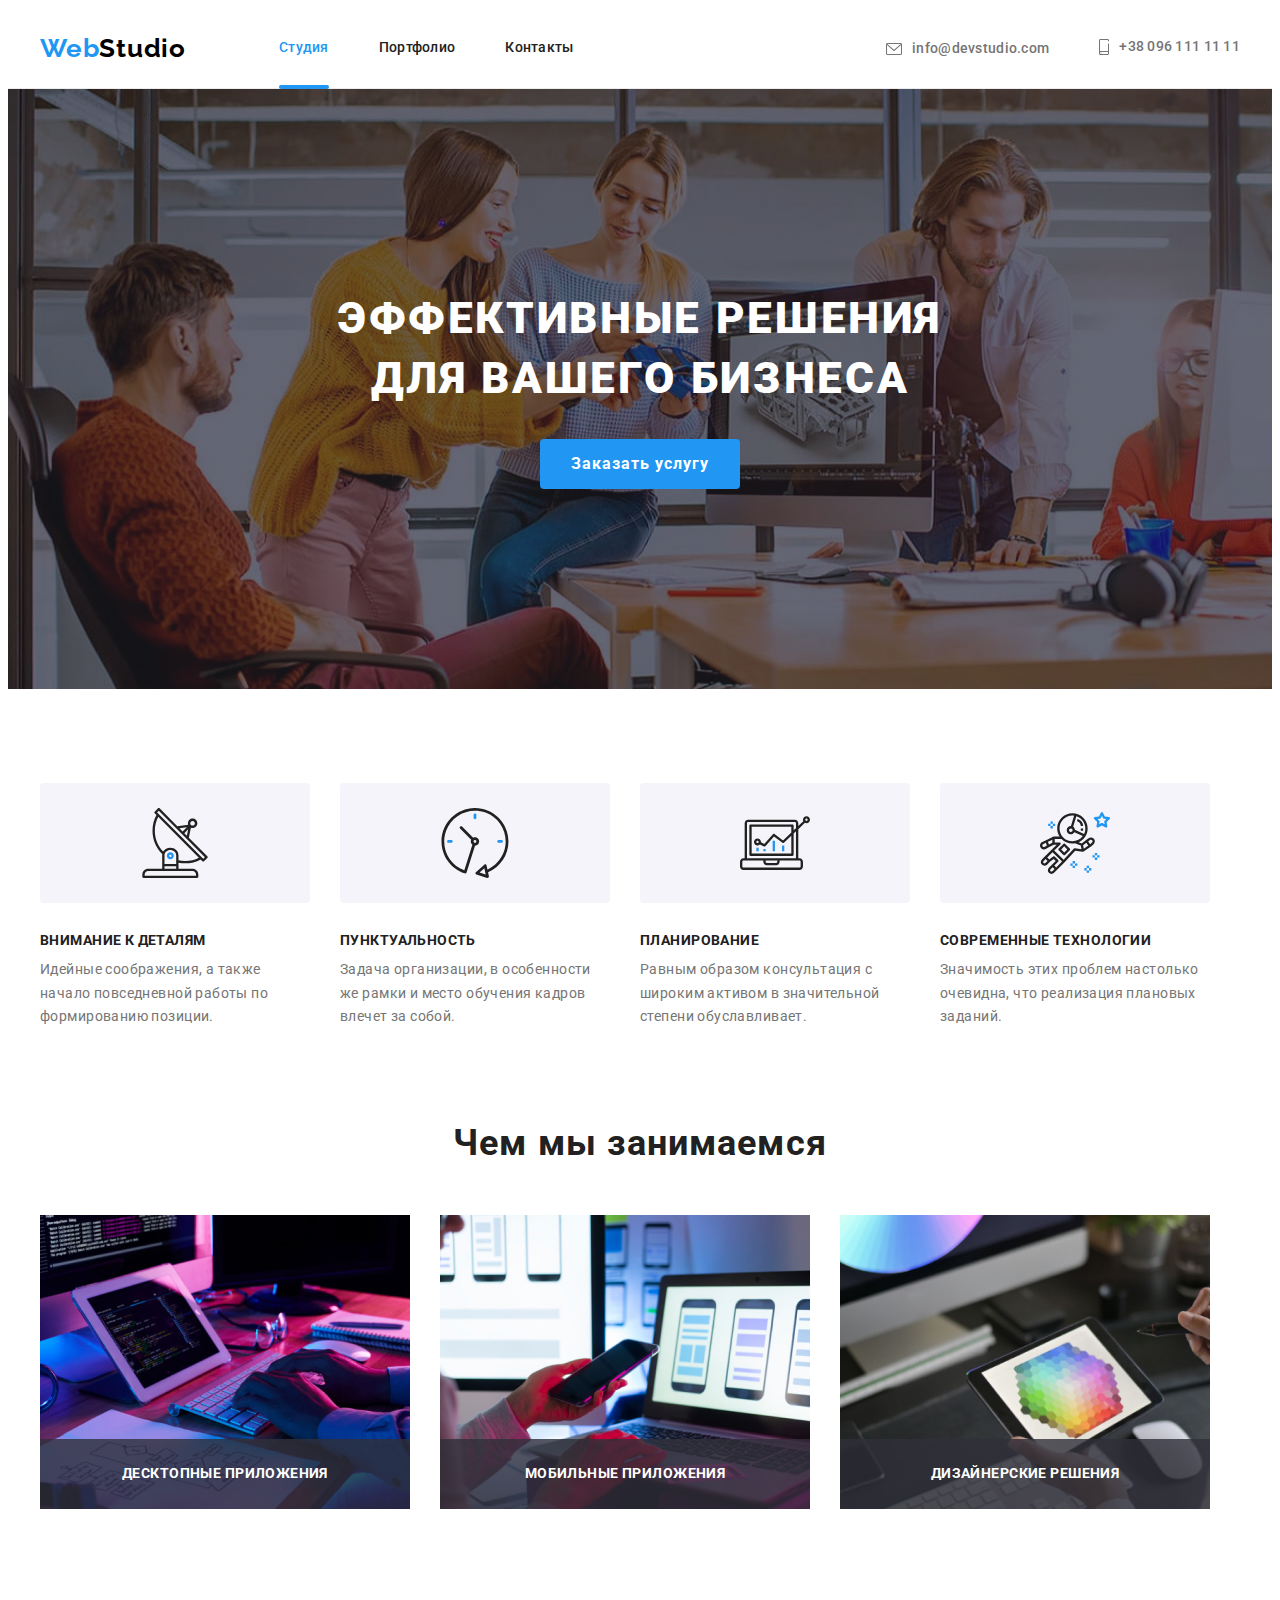
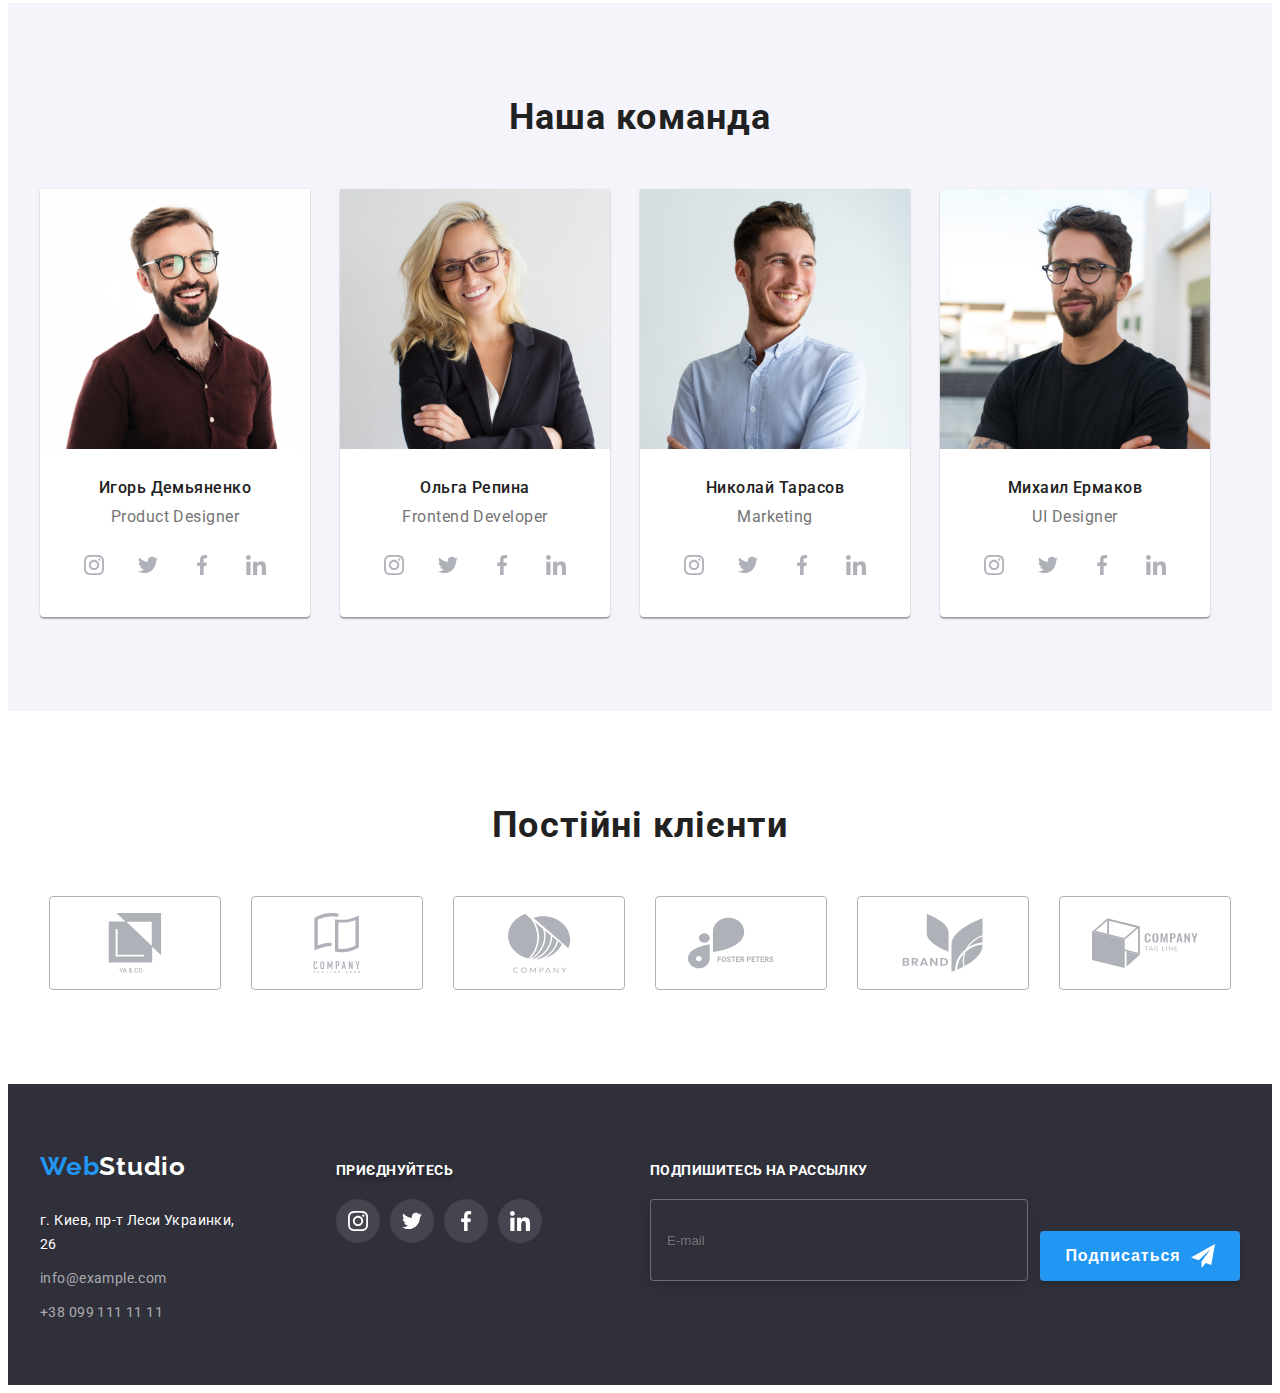
<file: index.html>
<!DOCTYPE html>
<html lang="ru">
  <head>
    <meta charset="UTF-8" />
    <meta http-equiv="X-UA-Compatible" content="IE=edge" />
    <meta name="viewport" content="width=<device-width>, initial-scale=1.0" />
    <link
      rel="stylesheet"
      href="https://cdnjs.cloudflare.com/ajax/libs/modern-normalize/1.1.0/modern-normalize.min.css"
      integrity="sha512-wpPYUAdjBVSE4KJnH1VR1HeZfpl1ub8YT/NKx4PuQ5NmX2tKuGu6U/JRp5y+Y8XG2tV+wKQpNHVUX03MfMFn9Q=="
      crossorigin="anonymous"
      referrerpolicy="no-referrer"
    />
    <link rel="preconnect" href="https://fonts.googleapis.com" />
    <link rel="preconnect" href="https://fonts.gstatic.com" crossorigin />
    <link
      href="https://fonts.googleapis.com/css2?family=Raleway:wght@700&family=Roboto:wght@400;500;700;900&display=swap"
      rel="stylesheet"
    />
    <link rel="stylesheet" href="./css/styles.css" />
    <title>WebStudio</title>
  </head>
  <body>
    <header class="header">
      <div class="container container-header">
        <a href="./index.html" class="header-logo"
          >Web<span class="header-logo-help">Studio</span></a
        >
        <nav class="header-nav">
          <ul class="header-list">
            <li class="header-item">
              <a href="./index.html" class="header-link current"
                ><span class="studio-link">Студия</span></a
              >
            </li>
            <li class="header-item">
              <a href="./portfolio.html" class="header-link">Портфолио</a>
            </li>
            <li class="header-item">
              <a href="" class="header-link">Контакты</a>
            </li>
          </ul>
        </nav>
        <ul class="header-contacts">
          <li class="header-mail">
            <a href="mailto:info@devstudio.com" class="header-mail-link"
              ><svg class="header-icon" width="16" height="12">
                <use href="./img/icons.svg#icon-mail"></use>
              </svg>
              info@devstudio.com
            </a>
          </li>
          <li class="header-phone">
            <a href="tel:+380961111111" class="header-phone-link"
              ><svg class="header-icon" width="10" height="16">
                <use href="./img/icons.svg#icon-smartphone"></use>
              </svg>
              +38 096 111 11 11</a
            >
          </li>
        </ul>
      </div>
    </header>
    <main>
      <section class="hero section">
        <div class="container btn-container">
          <h1 class="main-subject">Эффективные решения для вашего бизнеса</h1>
          <button class="order-btn" type="button" data-modal-open>
            Заказать услугу
          </button>
        </div>
      </section>
      <section class="soft-section">
        <div class="container container-soft">
          <ul class="soft-list">
            <li class="soft-item">
              <div class="soft-icon-block">
                <svg class="soft-icon" width="70" height="70">
                  <use href="./img/icons.svg#icon-soft-1"></use>
                </svg>
              </div>
              <h3 class="soft-head">Внимание к деталям</h3>
              <p class="soft-text">
                Идейные соображения, а также начало повседневной работы по
                формированию позиции.
              </p>
            </li>
            <li class="soft-item">
              <div class="soft-icon-block">
                <svg class="soft-icon" width="70" height="70">
                  <use href="./img/icons.svg#icon-soft-2"></use>
                </svg>
              </div>
              <h3 class="soft-head">Пунктуальность</h3>
              <p class="soft-text">
                Задача организации, в особенности же рамки и место обучения
                кадров влечет за собой.
              </p>
            </li>
            <li class="soft-item">
              <div class="soft-icon-block">
                <svg class="soft-icon" width="70" height="70">
                  <use href="./img/icons.svg#icon-soft-3"></use>
                </svg>
              </div>
              <h3 class="soft-head">Планирование</h3>
              <p class="soft-text">
                Равным образом консультация с широким активом в значительной
                степени обуславливает.
              </p>
            </li>
            <li class="soft-item">
              <div class="soft-icon-block">
                <svg class="soft-icon" width="70" height="70">
                  <use href="./img/icons.svg#icon-soft-4"></use>
                </svg>
              </div>
              <h3 class="soft-head">Современные технологии</h3>
              <p class="soft-text">
                Значимость этих проблем настолько очевидна, что реализация
                плановых заданий.
              </p>
            </li>
          </ul>
        </div>
      </section>
      <section class="occupation section">
        <div class="container">
          <h2 class="occupation-head">Чем мы занимаемся</h2>
          <ul class="occupation-list">
            <li class="occupation-item">
              <img
                src="./img/what-we-do1.jpg"
                width="370"
                height="294"
                alt="Site Picture"
              />
              <div class="occupation-discr">
                <h3 class="occ-text">Десктопные приложения</h3>
              </div>
            </li>
            <li class="occupation-item">
              <img
                src="./img/what-we-do2.jpg"
                width="370"
                height="294"
                alt="Site Picture"
              />
              <div class="occupation-discr">
                <h3 class="occ-text">Мобильные приложения</h3>
              </div>
            </li>
            <li class="occupation-item">
              <img
                src="./img/what-we-do3.png"
                width="370"
                height="294"
                alt="Site Picture"
              />
              <div class="occupation-discr">
                <h3 class="occ-text">Дизайнерские решения</h3>
              </div>
            </li>
          </ul>
        </div>
      </section>
      <section class="team-section section">
        <div class="container">
          <h2 class="team-head">Наша команда</h2>
          <ul class="team-list">
            <li class="team-item">
              <img
                src="./img/our-team1.jpg"
                width="270"
                height="260"
                alt="Site Picture"
              />
              <div class="team-block">
                <h3 class="team-name">Игорь Демьяненко</h3>
                <p class="team-work">Product Designer</p>
                <ul class="team-soc-list">
                  <li class="team-soc-item">
                    <a href="" class="team-soc-link">
                      <svg class="team-icon" width="20" height="20">
                        <use href="./img/icons.svg#icon-instagram"></use>
                      </svg>
                    </a>
                  </li>
                  <li class="team-soc-item">
                    <a href="" class="team-soc-link"
                      ><svg class="team-icon" width="20" height="20">
                        <use href="./img/icons.svg#icon-twitter"></use>
                      </svg>
                    </a>
                  </li>
                  <li class="team-soc-item">
                    <a href="" class="team-soc-link"
                      ><svg class="team-icon" width="20" height="20">
                        <use href="./img/icons.svg#icon-acebook"></use>
                      </svg>
                    </a>
                  </li>
                  <li class="team-soc-item">
                    <a href="" class="team-soc-link"
                      ><svg class="team-icon" width="20" height="20">
                        <use href="./img/icons.svg#icon-linkedin"></use>
                      </svg>
                    </a>
                  </li>
                </ul>
              </div>
            </li>
            <li class="team-item">
              <img
                src="./img/our-team2.jpg"
                width="270"
                height="260"
                alt="Site Picture"
              />
              <div class="team-block">
                <h3 class="team-name">Ольга Репина</h3>
                <p class="team-work">Frontend Developer</p>
                <ul class="team-soc-list">
                  <li class="team-soc-item">
                    <a href="" class="team-soc-link">
                      <svg class="team-icon" width="20" height="20">
                        <use href="./img/icons.svg#icon-instagram"></use>
                      </svg>
                    </a>
                  </li>
                  <li class="team-soc-item">
                    <a href="" class="team-soc-link"
                      ><svg class="team-icon" width="20" height="20">
                        <use href="./img/icons.svg#icon-twitter"></use>
                      </svg>
                    </a>
                  </li>
                  <li class="team-soc-item">
                    <a href="" class="team-soc-link"
                      ><svg class="team-icon" width="20" height="20">
                        <use href="./img/icons.svg#icon-acebook"></use>
                      </svg>
                    </a>
                  </li>
                  <li class="team-soc-item">
                    <a href="" class="team-soc-link"
                      ><svg class="team-icon" width="20" height="20">
                        <use href="./img/icons.svg#icon-linkedin"></use>
                      </svg>
                    </a>
                  </li>
                </ul>
              </div>
            </li>
            <li class="team-item">
              <img
                src="./img/our-team3.jpg"
                width="270"
                height="260"
                alt="Site Picture"
              />
              <div class="team-block">
                <h3 class="team-name">Николай Тарасов</h3>
                <p class="team-work">Marketing</p>
                <ul class="team-soc-list">
                  <li class="team-soc-item">
                    <a href="" class="team-soc-link">
                      <svg class="team-icon" width="20" height="20">
                        <use href="./img/icons.svg#icon-instagram"></use>
                      </svg>
                    </a>
                  </li>
                  <li class="team-soc-item">
                    <a href="" class="team-soc-link"
                      ><svg class="team-icon" width="20" height="20">
                        <use href="./img/icons.svg#icon-twitter"></use>
                      </svg>
                    </a>
                  </li>
                  <li class="team-soc-item">
                    <a href="" class="team-soc-link"
                      ><svg class="team-icon" width="20" height="20">
                        <use href="./img/icons.svg#icon-acebook"></use>
                      </svg>
                    </a>
                  </li>
                  <li class="team-soc-item">
                    <a href="" class="team-soc-link"
                      ><svg class="team-icon" width="20" height="20">
                        <use href="./img/icons.svg#icon-linkedin"></use>
                      </svg>
                    </a>
                  </li>
                </ul>
              </div>
            </li>
            <li class="team-item">
              <img
                src="./img/our-team4.jpg"
                width="270"
                height="260"
                alt="Site Picture"
              />
              <div class="team-block">
                <h3 class="team-name">Михаил Ермаков</h3>
                <p class="team-work">UI Designer</p>
                <ul class="team-soc-list">
                  <li class="team-soc-item">
                    <a href="" class="team-soc-link">
                      <svg class="team-icon" width="20" height="20">
                        <use href="./img/icons.svg#icon-instagram"></use>
                      </svg>
                    </a>
                  </li>
                  <li class="team-soc-item">
                    <a href="" class="team-soc-link"
                      ><svg class="team-icon" width="20" height="20">
                        <use href="./img/icons.svg#icon-twitter"></use>
                      </svg>
                    </a>
                  </li>
                  <li class="team-soc-item">
                    <a href="" class="team-soc-link"
                      ><svg class="team-icon" width="20" height="20">
                        <use href="./img/icons.svg#icon-acebook"></use>
                      </svg>
                    </a>
                  </li>
                  <li class="team-soc-item">
                    <a href="" class="team-soc-link"
                      ><svg class="team-icon" width="20" height="20">
                        <use href="./img/icons.svg#icon-linkedin"></use>
                      </svg>
                    </a>
                  </li>
                </ul>
              </div>
            </li>
          </ul>
        </div>
      </section>
      <section class="section">
        <div class="container">
          <h2 class="clients-head">Постійні клієнти</h2>
          <ul class="clients-list">
            <li class="clients-item">
              <a href="" class="clients-link">
                <svg class="clients-icon" width="106" height="60">
                  <use href="./img/icons.svg#icon-clients-1"></use>
                </svg>
              </a>
            </li>
            <li class="clients-item">
              <a href="" class="clients-link">
                <svg class="clients-icon" width="106" height="60">
                  <use href="./img/icons.svg#icon-clients-2"></use>
                </svg>
              </a>
            </li>
            <li class="clients-item">
              <a href="" class="clients-link">
                <svg class="clients-icon" width="106" height="60">
                  <use href="./img/icons.svg#icon-clients-3"></use>
                </svg>
              </a>
            </li>
            <li class="clients-item">
              <a href="" class="clients-link">
                <svg class="clients-icon" width="106" height="60">
                  <use href="./img/icons.svg#icon-cleints-4"></use>
                </svg>
              </a>
            </li>
            <li class="clients-item">
              <a href="" class="clients-link">
                <svg class="clients-icon" width="106" height="60">
                  <use href="./img/icons.svg#icon-clients-5"></use>
                </svg>
              </a>
            </li>
            <li class="clients-item">
              <a href="" class="clients-link">
                <svg class="clients-icon" width="106" height="60">
                  <use href="./img/icons.svg#icon-clients-6"></use>
                </svg>
              </a>
            </li>
          </ul>
        </div>
      </section>
    </main>
    <footer class="footer">
      <div class="container footer-container">
        <div class="footer-left">
          <a href="./index.html" class="footer-logo"
            >Web<span class="footer-logo-help">Studio</span></a
          >
          <address class="footer-adr">
            <ul class="footer-list">
              <li class="footer-item">
                <a
                  href="https://bit.ly/3pXMvUd"
                  target="_blank"
                  rel="noopener noreferrer"
                  class="map-link"
                  >г. Киев, пр-т Леси Украинки, 26</a
                >
              </li>
              <li class="footer-item">
                <a href="mailto:info@example.com" class="footer-mail"
                  >info@example.com</a
                >
              </li>
              <li class="footer-item">
                <a href="tel:+380991111111" class="footer-phone"
                  >+38 099 111 11 11</a
                >
              </li>
            </ul>
          </address>
        </div>
        <div class="footer-con-block container">
          <h2 class="footer-con-head">Приєднуйтесь</h2>
          <ul class="footer-con-list">
            <li class="footer-con-item">
              <a href="" class="footer-con-link">
                <svg class="footer-con-icon" width="20" height="20">
                  <use href="./img/icons.svg#icon-instagram"></use>
                </svg>
              </a>
            </li>
            <li class="footer-con-item">
              <a href="" class="footer-con-link">
                <svg class="footer-con-icon" width="20" height="20">
                  <use href="./img/icons.svg#icon-twitter"></use>
                </svg>
              </a>
            </li>
            <li class="footer-con-item">
              <a href="" class="footer-con-link">
                <svg class="footer-con-icon" width="20" height="20">
                  <use href="./img/icons.svg#icon-acebook"></use>
                </svg>
              </a>
            </li>
            <li class="footer-con-item">
              <a href="" class="footer-con-link">
                <svg class="footer-con-icon" width="20" height="20">
                  <use href="./img/icons.svg#icon-linkedin"></use>
                </svg>
              </a>
            </li>
          </ul>
        </div>
        <form class="footer-form">
          <label class="footer-label"
            >Подпишитесь на рассылку<input
              type="text"
              class="footer-input"
              placeholder="E-mail"
            />
          </label>
          <button type="button" class="sub-button">
            Подписаться<svg class="footer-icon" width="24px" height="24px">
              <use href="./img/icons.svg#icon-send"></use>
            </svg>
          </button>
        </form>
      </div>
    </footer>
    <div class="backdrop is-hidden" data-modal>
      <div class="modal">
        <button class="modal-close" type="button" data-modal-close>
          <svg class="back-icon" width="18" height="18">
            <use href="./img/icons.svg#icon-back-close"></use>
          </svg>
        </button>
        <p class="modal-title">Оставьте свои данные, мы вам перезвоним</p>
        <form class="modal-form">
          <div class="modal-field">
            <label for="user-name" class="modal-label">Имя</label>
            <input
              type="text"
              class="modal-input"
              name="user-name"
              id="user-name"
            />
            <svg class="modal-icon" width="18px" height="18px">
              <use href="./img/icons.svg#icon-person-black"></use>
            </svg>
          </div>
          <div class="modal-field">
            <label for="user-phone" class="modal-label">Телефон</label>
            <input
              type="tel"
              class="modal-input"
              name="user-phone"
              id="user-phone"
            />
            <svg class="modal-icon" width="18px" height="18px">
              <use href="./img/icons.svg#icon-phone-black"></use>
            </svg>
          </div>
          <div class="modal-field">
            <label for="user-email" class="modal-label">Почта</label>
            <input
              type="email"
              class="modal-input"
              name="user-email"
              id="user-email"
            />
            <svg class="modal-icon" width="18px" height="18px">
              <use href="./img/icons.svg#icon-email-black"></use>
            </svg>
          </div>
          <div class="modal-field">
            <label class="modal-form" for="user-comment">Коментарий</label>
            <textarea
              class="modal-comment"
              name="user-comment"
              id="user-comment"
              placeholder="Введите текст"
            ></textarea>
          </div>
          <div class="modal-field">
            <input
              type="checkbox"
              name="policy"
              id="policy"
              class="modal-check visually-hidden"
              value="true"
            />
            <label for="policy" class="check-text">
              <span>
                <svg class="check-icon" width="13" height="10">
                  <use href="./img/icons.svg#icon-check"></use>
                </svg>
              </span>
              Соглашаюсь с рассылкой и принимаю
              <a href="./index.html" class="modal-link">
                Условия договора</a
              ></label
            >
          </div>
          <button type="submit" class="modal-btn">Отправить</button>
        </form>
      </div>
    </div>
    <script src="./js/modal.js"></script>
  </body>
</html>
</file>
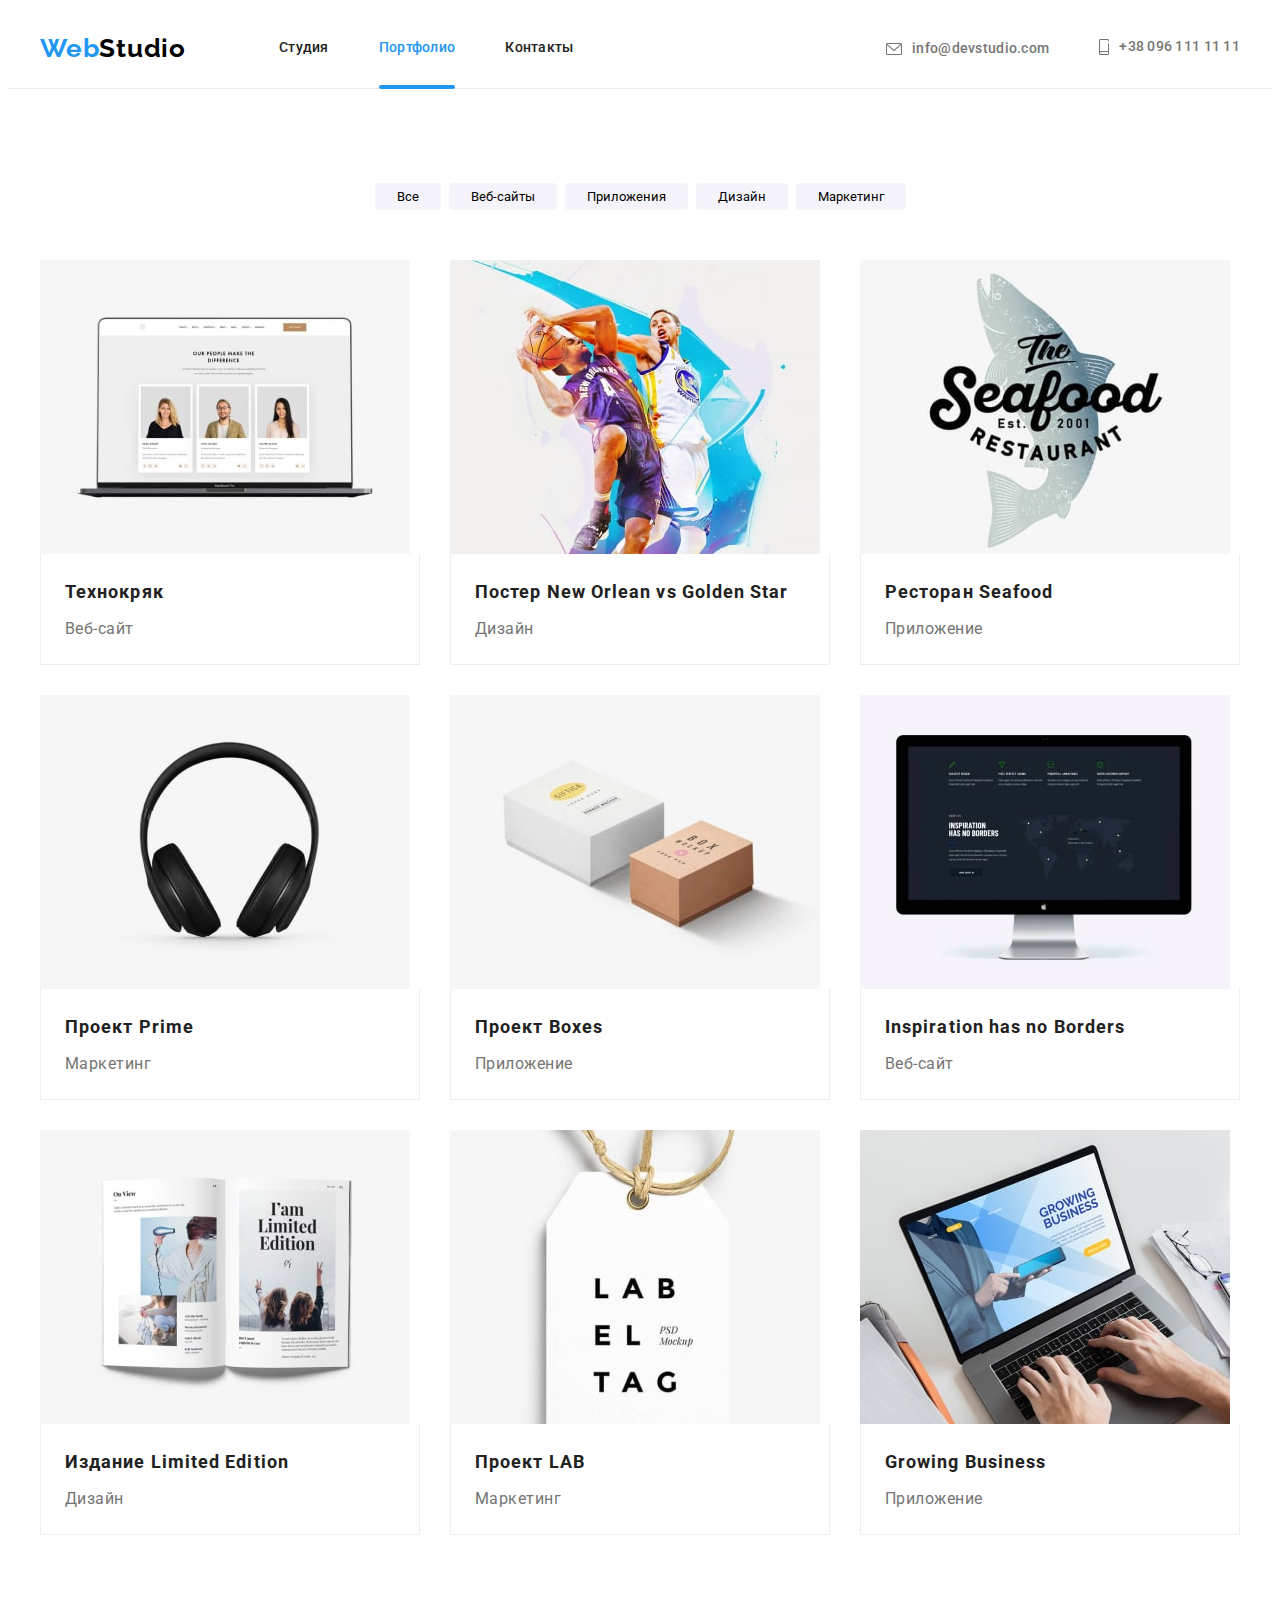
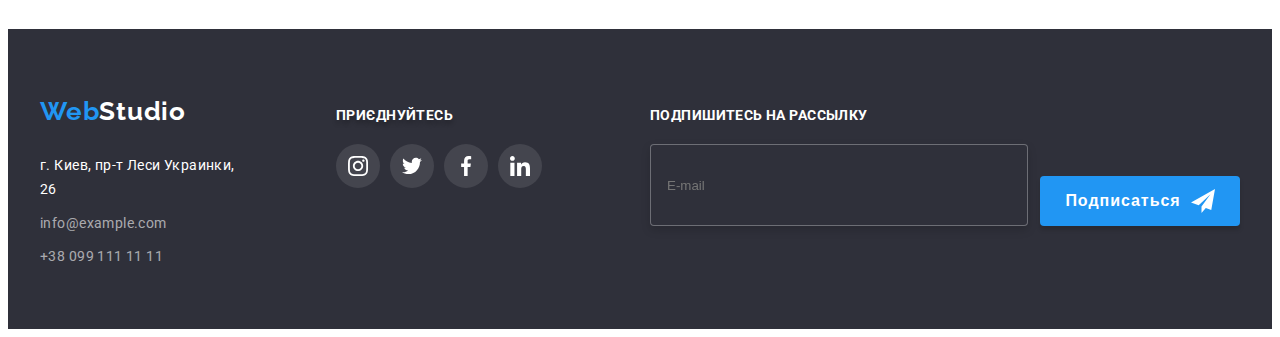
<file: portfolio.html>
<!DOCTYPE html>
<html lang="ru">
  <head>
    <meta charset="UTF-8" />
    <meta http-equiv="X-UA-Compatible" content="IE=edge" />
    <meta name="viewport" content="width=<device-width>, initial-scale=1.0" />
    <link
      rel="stylesheet"
      href="https://cdnjs.cloudflare.com/ajax/libs/modern-normalize/1.1.0/modern-normalize.min.css"
      integrity="sha512-wpPYUAdjBVSE4KJnH1VR1HeZfpl1ub8YT/NKx4PuQ5NmX2tKuGu6U/JRp5y+Y8XG2tV+wKQpNHVUX03MfMFn9Q=="
      crossorigin="anonymous"
      referrerpolicy="no-referrer"
    />
    <link rel="preconnect" href="https://fonts.googleapis.com" />
    <link rel="preconnect" href="https://fonts.gstatic.com" crossorigin />
    <link
      href="https://fonts.googleapis.com/css2?family=Raleway:wght@700&family=Roboto:wght@400;500;700;900&display=swap"
      rel="stylesheet"
    />
    <link rel="stylesheet" href="./css/styles.css" />
    <title>WebStudio</title>
  </head>
  <body>
    <header class="header">
      <div class="container container-header">
        <a href="./index.html" class="header-logo"
          >Web<span class="header-logo-help">Studio</span></a
        >
        <nav class="header-nav">
          <ul class="header-list">
            <li class="header-item">
              <a href="./index.html" class="header-link">Студия</a>
            </li>
            <li class="header-item">
              <a href="./portfolio.html" class="header-link current"
                ><span class="studio-link">Портфолио</span></a
              >
            </li>
            <li class="header-item">
              <a href="" class="header-link">Контакты</a>
            </li>
          </ul>
        </nav>
        <ul class="header-contacts">
          <li class="header-mail">
            <a href="mailto:info@devstudio.com" class="header-mail-link"
              ><svg class="header-icon" width="16" height="12">
                <use href="./img/icons.svg#icon-mail"></use>
              </svg>
              info@devstudio.com
            </a>
          </li>
          <li class="header-phone">
            <a href="tel:+380961111111" class="header-phone-link"
              ><svg class="header-icon" width="10" height="16">
                <use href="./img/icons.svg#icon-smartphone"></use>
              </svg>
              +38 096 111 11 11</a
            >
          </li>
        </ul>
      </div>
    </header>
    <main>
      <section class="portfolio-nav section">
        <div class="container portf-container">
          <ul class="portfolio-nav-list nav-list-center">
            <li class="portfolio-nav-item">
              <button class="portfolio-nav-btn" type="button">Все</button>
            </li>
            <li class="portfolio-nav-item">
              <button class="portfolio-nav-btn" type="button">Веб-сайты</button>
            </li>
            <li class="portfolio-nav-item">
              <button class="portfolio-nav-btn" type="button">
                Приложения
              </button>
            </li>
            <li class="portfolio-nav-item">
              <button class="portfolio-nav-btn" type="button">Дизайн</button>
            </li>
            <li class="portfolio-nav-item">
              <button class="portfolio-nav-btn" type="button">Маркетинг</button>
            </li>
          </ul>
          <ul class="projects-list">
            <li class="projects-item">
              <a href="" class="projects-link">
                <div class="projects-text-hover">
                  <img
                    src="./img/studio-project1.jpg"
                    width="370"
                    height="294"
                    alt="Проэкты и компании"
                  />
                  <p class="work-discr">
                    Ресурс предлагает комплексные предложения с разным уровнем
                    функционала и сервисов. Все это позволит посетителю получить
                    исчерпывающие сведения о компании или частном лице.
                  </p>
                </div>
                <div class="projects-bord">
                  <h3 class="projects-name">Технокряк</h3>
                  <p class="projects-discrip">Веб-сайт</p>
                </div></a
              >
            </li>
            <li class="projects-item">
              <a href="" class="projects-link"
                ><div class="projects-text-hover">
                  <img
                    src="./img/studio-project2.jpg"
                    width="370"
                    height="294"
                    alt="Проэкты и компании"
                  />
                  <p class="work-discr">
                    Ресурс предлагает комплексные предложения с разным уровнем
                    функционала и сервисов. Все это позволит посетителю получить
                    исчерпывающие сведения о компании или частном лице.
                  </p>
                </div>
                <div class="projects-bord">
                  <h3 class="projects-name">
                    Постер New Orlean vs Golden Star
                  </h3>
                  <p class="projects-discrip">Дизайн</p>
                </div></a
              >
            </li>
            <li class="projects-item">
              <a href="" class="projects-link">
                <div class="projects-text-hover">
                  <img
                    src="./img/studio-project3.jpg"
                    width="370"
                    height="294"
                    alt="Проэкты и компании"
                  />
                  <p class="work-discr">
                    Ресурс предлагает комплексные предложения с разным уровнем
                    функционала и сервисов. Все это позволит посетителю получить
                    исчерпывающие сведения о компании или частном лице.
                  </p>
                </div>
                <div class="projects-bord">
                  <h3 class="projects-name">Ресторан Seafood</h3>
                  <p class="projects-discrip">Приложение</p>
                </div>
              </a>
            </li>
            <li class="projects-item">
              <a href="" class="projects-link">
                <div class="projects-text-hover">
                  <img
                    src="./img/studio-project4.jpg"
                    width="370"
                    height="294"
                    alt="Проэкты и компании"
                  />
                  <p class="work-discr">
                    Ресурс предлагает комплексные предложения с разным уровнем
                    функционала и сервисов. Все это позволит посетителю получить
                    исчерпывающие сведения о компании или частном лице.
                  </p>
                </div>
                <div class="projects-bord">
                  <h3 class="projects-name">Проект Prime</h3>
                  <p class="projects-discrip">Маркетинг</p>
                </div>
              </a>
            </li>
            <li class="projects-item">
              <a href="" class="projects-link">
                <div class="projects-text-hover">
                  <img
                    src="./img/studio-project5.jpg"
                    width="370"
                    height="294"
                    alt="Проэкты и компании"
                  />
                  <p class="work-discr">
                    Ресурс предлагает комплексные предложения с разным уровнем
                    функционала и сервисов. Все это позволит посетителю получить
                    исчерпывающие сведения о компании или частном лице.
                  </p>
                </div>
                <div class="projects-bord">
                  <h3 class="projects-name">Проект Boxes</h3>
                  <p class="projects-discrip">Приложение</p>
                </div>
              </a>
            </li>
            <li class="projects-item">
              <a href="" class="projects-link">
                <div class="projects-text-hover">
                  <img
                    src="./img/studio-project6.jpg"
                    width="370"
                    height="294"
                    alt="Проэкты и компании"
                  />
                  <p class="work-discr">
                    Ресурс предлагает комплексные предложения с разным уровнем
                    функционала и сервисов. Все это позволит посетителю получить
                    исчерпывающие сведения о компании или частном лице.
                  </p>
                </div>
                <div class="projects-bord">
                  <h3 class="projects-name">Inspiration has no Borders</h3>
                  <p class="projects-discrip">Веб-сайт</p>
                </div>
              </a>
            </li>
            <li class="projects-item">
              <a href="" class="projects-link">
                <div class="projects-text-hover">
                  <img
                    src="./img/studio-project7.jpg"
                    width="370"
                    height="294"
                    alt="Проэкты и компании"
                  />
                  <p class="work-discr">
                    Ресурс предлагает комплексные предложения с разным уровнем
                    функционала и сервисов. Все это позволит посетителю получить
                    исчерпывающие сведения о компании или частном лице.
                  </p>
                </div>
                <div class="projects-bord">
                  <h3 class="projects-name">Издание Limited Edition</h3>
                  <p class="projects-discrip">Дизайн</p>
                </div>
              </a>
            </li>
            <li class="projects-item">
              <a href="" class="projects-link">
                <div class="projects-text-hover">
                  <img
                    src="./img/studio-project8.jpg"
                    width="370"
                    height="294"
                    alt="Проэкты и компании"
                  />
                  <p class="work-discr">
                    Ресурс предлагает комплексные предложения с разным уровнем
                    функционала и сервисов. Все это позволит посетителю получить
                    исчерпывающие сведения о компании или частном лице.
                  </p>
                </div>
                <div class="projects-bord">
                  <h3 class="projects-name">Проект LAB</h3>
                  <p class="projects-discrip">Маркетинг</p>
                </div>
              </a>
            </li>
            <li class="projects-item">
              <a href="" class="projects-link">
                <div class="projects-text-hover">
                  <img
                    src="./img/studio-project9.jpg"
                    width="370"
                    height="294"
                    alt="Проэкты и компании"
                  />
                  <p class="work-discr">
                    Ресурс предлагает комплексные предложения с разным уровнем
                    функционала и сервисов. Все это позволит посетителю получить
                    исчерпывающие сведения о компании или частном лице.
                  </p>
                </div>
                <div class="projects-bord">
                  <h3 class="projects-name">Growing Business</h3>
                  <p class="projects-discrip">Приложение</p>
                </div>
              </a>
            </li>
          </ul>
        </div>
      </section>
    </main>
    <footer class="footer">
      <div class="container footer-container">
        <div class="footer-left">
          <a href="./index.html" class="footer-logo"
            >Web<span class="footer-logo-help">Studio</span></a
          >
          <address class="footer-adr">
            <ul class="footer-list">
              <li class="footer-item">
                <a
                  href="https://bit.ly/3pXMvUd"
                  target="_blank"
                  rel="noopener noreferrer"
                  class="map-link"
                  >г. Киев, пр-т Леси Украинки, 26</a
                >
              </li>
              <li class="footer-item">
                <a href="mailto:info@example.com" class="footer-mail"
                  >info@example.com</a
                >
              </li>
              <li class="footer-item">
                <a href="tel:+380991111111" class="footer-phone"
                  >+38 099 111 11 11</a
                >
              </li>
            </ul>
          </address>
        </div>
        <div class="footer-con-block container">
          <h2 class="footer-con-head">Приєднуйтесь</h2>
          <ul class="footer-con-list">
            <li class="footer-con-item">
              <a href="" class="footer-con-link">
                <svg class="footer-con-icon" width="20" height="20">
                  <use href="./img/icons.svg#icon-instagram"></use>
                </svg>
              </a>
            </li>
            <li class="footer-con-item">
              <a href="" class="footer-con-link">
                <svg class="footer-con-icon" width="20" height="20">
                  <use href="./img/icons.svg#icon-twitter"></use>
                </svg>
              </a>
            </li>
            <li class="footer-con-item">
              <a href="" class="footer-con-link">
                <svg class="footer-con-icon" width="20" height="20">
                  <use href="./img/icons.svg#icon-acebook"></use>
                </svg>
              </a>
            </li>
            <li class="footer-con-item">
              <a href="" class="footer-con-link">
                <svg class="footer-con-icon" width="20" height="20">
                  <use href="./img/icons.svg#icon-linkedin"></use>
                </svg>
              </a>
            </li>
          </ul>
        </div>
        <form class="footer-form">
          <label class="footer-label"
            >Подпишитесь на рассылку<input
              type="text"
              class="footer-input"
              placeholder="E-mail"
            />
          </label>
          <button type="button" class="sub-button">
            Подписаться<svg class="footer-icon" width="24px" height="24px">
              <use href="./img/icons.svg#icon-send"></use>
            </svg>
          </button>
        </form>
      </div>
    </footer>
  </body>
</html>
</file>
<file: css/styles.css>
body {
  font-family: "Roboto", "Raleway", sans-serif;
  color: #212121;
}
:root {
  --secondary-text-color: #757575;
  --hover-link-color: #2196f3;
  --main-text-color: #212121;
  --header-link-color: #212121;
  --hero-background: #2f303a;
  --portfolio-btn-color: #f5f4fa;
  --portfolio-btn-hover-color: #2196f3;
  --footer-back-color: #2f303a;
}
.container {
  width: 1200px;
  margin-left: auto;
  margin-right: auto;
  padding-left: 15px;
  padding-right: 15px;
}
.container-header {
  display: flex;
  align-items: center;
}
/* reset */
p,
h1,
h2,
h3,
h4,
h5,
h6 {
  margin: 0;
}
ul {
  padding-left: 0;
  margin: 0;
}
/* reset */
img {
  display: block;
  max-width: 100%;
  height: auto;
}
.section {
  padding-top: 94px;
  padding-bottom: 94px;
}
/* Modal Styles */
.backdrop {
  position: fixed;
  top: 0;
  width: 100vw;
  height: 100vh;
  background-color: rgba(48, 48, 48, 0.599);
  transition: opacity 250ms cubic-bezier(0.4, 0, 0.2, 1),
    visibility 250ms cubic-bezier(0.4, 0, 0.2, 1);
}

.backdrop.is-hidden .modal {
  transform: translate(-50%, -50%) scale(0);
}

.modal {
  background-color: #ffffff;
  border-radius: 4px;
  width: 528px;
  height: 581px;
  position: absolute;
  top: 50%;
  left: 50%;
  padding: 40px;
  transform: translate(-50%, -50%);
  transition: transform 300ms linear;
}
.modal-close {
  width: 30px;
  height: 30px;
  border: 1px solid rgba(0, 0, 0, 0.1);
  border-radius: 50%;
  justify-content: center;
  align-items: center;
  display: flex;
  position: absolute;
  right: 8px;
  top: 8px;
  background-color: #ffffff;
}
.back-icon {
  transition: fill 250ms cubic-bezier(0.4, 0, 0.2, 1);
}
.is-hidden {
  opacity: 0;
  visibility: hidden;
  pointer-events: none;
}
.modal-close:hover .back-icon {
  fill: #2196f3;
}
.modal-close:hover,
.modal-close:focus {
  cursor: pointer;
}
.modal-title {
  font-weight: 700;
  font-size: 20px;
  text-align: center;
  letter-spacing: 0.03em;
  margin-bottom: 10px;
}
.modal-input {
  width: 100%;
  height: 40px;
  border: 1px solid rgba(33, 33, 33, 0.2);
  border-radius: 4px;
  padding-left: 42px;
  outline: none;
  transition: border 250ms cubic-bezier(0.4, 0, 0.2, 1);
  /* margin-top: 4px; */
}
.modal-input:focus {
  border: 1px solid #2196f3;
  border-radius: 4px;
}
.modal-input:focus + .modal-icon {
  fill: #188ce8;
}
.modal-label,
.modal-form {
  color: #757575;
  font-size: 12px;
  letter-spacing: 0.01em;
  position: relative;
  display: block;
  margin-bottom: 4px;
}

.modal-comment {
  width: 100%;
  height: 120px;
  border: 1px solid rgba(33, 33, 33, 0.2);
  border-radius: 4px;
  padding: 12px 16px;
  margin-top: 4px;
  margin-bottom: 10px;
  resize: none;
  outline: none;
  transition: border 250ms cubic-bezier(0.4, 0, 0.2, 1);
}
.modal-field {
  margin-bottom: 10px;
  position: relative;
}
.modal-comment::placeholder {
  font-weight: 400;
  font-size: 14px;
  line-height: 16px;
  letter-spacing: 0.01em;
  color: rgba(117, 117, 117, 0.5);
}
.modal-label-check {
  display: flex;
  align-items: center;
  justify-content: center;
  font-weight: 400;
  font-size: 14px;
  line-height: 1.71;
  letter-spacing: 0.03em;
  color: #757575;
  margin-bottom: 30px;
}
.modal-link {
  font-weight: 400;
  font-size: 14px;
  line-height: 1.71;
  letter-spacing: 0.03em;
  text-decoration-line: underline;
  color: #2196f3;
  padding-left: 4px;
}
.modal-check {
  width: 16px;
  height: 15px;
  margin-right: 7px;
  visibility: visible;
}
.modal-comment:focus {
  border: 1px solid #2196f3;
  border-radius: 4px;
}
.modal-icon {
  position: absolute;
  left: 12px;
  top: 50%;
  margin-right: 7px;
}
.check-text span {
  width: 16px;
  height: 15px;
  border: 2px solid #303030;
  border-radius: 2px;
  margin-right: 10px;
  display: flex;
  align-items: center;
  justify-content: center;
}
.check-text {
  font-weight: 400;
  font-size: 14px;
  line-height: 1.7;
  letter-spacing: 0.03em;
  color: #757575;
  margin-left: 7px;
  display: flex;
  align-items: center;
  justify-content: center;
  margin-bottom: 30px;
  transition: border 250ms cubic-bezier(0.4, 0, 0.2, 1);
}
.check-icon {
  opacity: 0;
}

.modal-check:checked + .check-text span {
  background-color: #2196f3;
  border: none;
}

.modal-check:focus + .check-text span {
  border-color: #2196f3;
}

.modal-check:checked + .check-text .check-icon {
  fill: #ffffff;
  opacity: 1;
}
.visually-hidden {
  position: absolute;
  white-space: nowrap;
  width: 1px;
  height: 1px;
  overflow: hidden;
  border: 0;
  padding: 0;
  clip: rect(0 0 0 0);
  clip-path: inset(50%);
  margin: -1px;
}
.modal-btn {
  width: 200px;
  height: 50px;
  font-weight: 700;
  font-size: 16px;
  line-height: 30px;
  display: flex;
  margin: auto;
  align-items: center;
  justify-content: center;
  letter-spacing: 0.06em;
  color: #ffffff;
  background: #2196f3;
  border-radius: 4px;
  border: 0;
  cursor: pointer;
  transition: box-shadow 250ms cubic-bezier(0.4, 0, 0.2, 1);
}
.modal-btn:hover {
  box-shadow: 0px 4px 4px rgba(0, 0, 0, 0.15);
}
/* Header Classes */
.header {
  /* padding-top: 24px;
  padding-bottom: 25px; */
  border-bottom: 1px solid #ececec;
}
.header-logo {
  text-decoration: none;
  font-family: "Raleway", sans-serif;
  font-style: normal;
  font-weight: 700;
  font-size: 26px;
  line-height: 1.19;
  letter-spacing: 0.03em;
  color: #2196f3;
  margin-right: 93px;
}
.portfolio-header-link {
  color: var(--hover-link-color);
}
.studio-link {
  color: var(--hover-link-color);
}

.header-list {
  display: flex;
  column-gap: 50px;
}
.header-icon {
  margin-right: 10px;
  fill: currentColor;
}
.header-item {
  font-style: normal;
  font-weight: 500;
  font-size: 14px;
  line-height: 1.14;
  list-style-type: none;
  letter-spacing: 0.02em;
}
.header-link:hover,
.header-link:focus {
  color: var(--hover-link-color);
}
.header-link {
  text-decoration: none;
  color: var(--header-link-color);
  padding-top: 32px;
  padding-bottom: 32px;
  display: block;
  position: relative;
  transition: color 250ms cubic-bezier(0.4, 0, 0.2, 1);
}

.header-contacts {
  display: flex;
  justify-content: center;
  align-items: baseline;
  margin-left: auto;
  column-gap: 50px;
}

.studio-link {
  color: var(--hover-link-color);
}
.studio-link::after {
  position: absolute;
  bottom: -1px;
  left: 0;
  content: "";
  width: 100%;
  height: 4px;
  border-radius: 2px;
  background-color: currentColor;
}

.header-mail {
  font-weight: 500;
  font-size: 14px;
  line-height: 1.14;
  letter-spacing: 0.02em;
  list-style-type: none;
}
.header-mail-link {
  text-decoration: none;
  color: var(--secondary-text-color);
  display: flex;
  align-items: center;
  transition: color 250ms cubic-bezier(0.4, 0, 0.2, 1);
}
.header-phone {
  font-weight: 500;
  font-size: 14px;
  line-height: 1.14;
  letter-spacing: 0.02em;
  list-style-type: none;
}
.header-phone-link {
  text-decoration: none;
  color: var(--secondary-text-color);
  display: flex;
  align-items: center;
  transition: color 250ms cubic-bezier(0.4, 0, 0.2, 1);
}
.header-mail-link:hover,
.header-mail-link:focus,
.header-phone-link:hover,
.header-phone-link:focus {
  color: var(--hover-link-color);
}
.header-logo-help {
  color: #000000;
}
/* Index Main Classes */
.hero {
  background-color: var(--hero-background);
  padding-top: 200px;
  padding-bottom: 200px;
  background-image: linear-gradient(
      rgba(47, 48, 58, 0.4),
      rgba(47, 48, 58, 0.4)
    ),
    url(../img/hero-bg.jpg);
  max-width: 1600px;
  margin: auto;
}
.btn-container {
  text-align: center;
}
.main-subject {
  font-weight: 900;
  font-size: 44px;
  line-height: 1.36;
  letter-spacing: 0.06em;
  text-transform: uppercase;
  color: #ffff;
  width: 696px;
  text-align: center;
  margin: auto;
}
.order-btn {
  border: 0;
  background: #2196f3;
  border-radius: 4px;
  cursor: pointer;
  font-weight: 700;
  font-size: 16px;
  line-height: 1.87;
  letter-spacing: 0.06em;
  color: #ffffff;
  font-family: inherit;
  width: 200px;
  height: 50px;
  margin-top: 30px;
  transition: background-color 250ms cubic-bezier(0.4, 0, 0.2, 1),
    box-shadow 250ms cubic-bezier(0.4, 0, 0.2, 1);
}
.order-btn:hover,
.order-btn:focus {
  background: #188ce8;
  box-shadow: 0px 4px 4px rgba(0, 0, 0, 0.15);
}
.soft-section {
  padding-top: 94px;
}
.soft-list {
  display: flex;
  column-gap: 30px;
}
.soft-photo {
  display: flex;
  justify-content: center;
  width: 270px;
  height: 120px;
  padding: 25px 100px;
  margin-bottom: 30px;
  background-color: var(--portfolio-btn-color);
}
.soft-item {
  list-style-type: none;
  width: 270px;
}
.soft-icon-block {
  width: 270px;
  height: 120px;
  background: #f5f4fa;
  border-radius: 4px;
  display: flex;
  align-items: center;
  justify-content: center;
  margin-bottom: 30px;
}
.soft-head {
  font-weight: 700;
  font-size: 14px;
  line-height: 1.14;
  letter-spacing: 0.03em;
  text-transform: uppercase;
  margin-bottom: 9px;
}
.soft-text {
  font-size: 14px;
  line-height: 1.71;
  letter-spacing: 0.03em;
  color: var(--secondary-text-color);
}

.occupation-head {
  font-style: normal;
  font-weight: 700;
  font-size: 36px;
  line-height: 1.16;
  letter-spacing: 0.03em;
  margin-bottom: 50px;
  text-align: center;
}
.occupation-list {
  display: flex;
  column-gap: 30px;
  position: relative;
}
.occupation-discr {
  position: absolute;
  width: 370px;
  background: rgba(47, 48, 58, 0.8);
  height: 70px;
  bottom: 0;
  display: flex;
  justify-content: center;
  align-items: center;
  color: #ffff;
}
.occ-text {
  font-weight: 700;
  font-size: 14px;
  line-height: 1.14;
  letter-spacing: 0.03em;
  text-transform: uppercase;
  color: #ffff;
}
.occupation-item {
  list-style-type: none;
}
.team-section {
  background-color: #f5f4fa;
}
.team-head {
  font-weight: 700;
  font-size: 36px;
  line-height: 1.16;
  letter-spacing: 0.03em;
  margin-bottom: 50px;
  text-align: center;
}
.team-list {
  display: flex;
  column-gap: 30px;
}
.team-item {
  list-style-type: none;
  box-shadow: 0px 1px 3px rgba(0, 0, 0, 0.12), 0px 1px 1px rgba(0, 0, 0, 0.14),
    0px 2px 1px rgba(0, 0, 0, 0.2);
  border-radius: 0px 0px 4px 4px;
  text-align: center;
  background-color: #fff;
}
.team-name {
  font-style: normal;
  font-weight: 500;
  font-size: 16px;
  line-height: 1.18;
  color: var(--main-text-color);
  letter-spacing: 0.03em;
  margin-bottom: 10px;
}
.team-soc-list {
  display: flex;
  justify-content: center;
  column-gap: 10px;
}
.team-soc-item {
  list-style-type: none;
}
.team-soc-link {
  width: 44px;
  height: 44px;
  border-radius: 50%;
  display: flex;
  align-items: center;
  justify-content: center;
}
.team-icon {
  fill: #afb1b8;
  transition: fill 250ms cubic-bezier(0.4, 0, 0.2, 1);
}
.team-soc-link:hover .team-icon,
.team-soc-link:focus .team-icon {
  fill: #ffff;
}
.team-soc-link:hover,
.team-soc-link:focus {
  background-color: #2196f3;
  transition: background-color 250ms cubic-bezier(0.4, 0, 0.2, 1);
}
.team-block {
  padding-top: 30px;
  padding-bottom: 30px;
}
.team-work {
  font-size: 16px;
  line-height: 1.18;
  color: var(--secondary-text-color);
  letter-spacing: 0.03em;
  margin-bottom: 16px;
}
.clients-head {
  font-weight: 700;
  font-size: 36px;
  line-height: 1.16;
  letter-spacing: 0.03em;
  margin-bottom: 50px;
  text-align: center;
}
.clients-list {
  display: flex;
  justify-content: center;
  column-gap: 30px;
  list-style-type: none;
}
.clients-item {
}
.clients-link {
  border: 1px solid #afb1b8;
  color: #afb1b8;
  border-radius: 4px;
  width: 170px;
  height: 92px;
  display: flex;
  align-items: center;
  justify-content: center;
  transition: color 250ms cubic-bezier(0.4, 0, 0.2, 1),
    border 250ms cubic-bezier(0.4, 0, 0.2, 1);
}
.clients-link:hover,
.clients-link:focus {
  color: #2196f3;
  border-color: #2196f3;
}
.clients-icon {
  fill: currentColor;
}
/* Portfolio Main Classes */
.portfolio-nav-list {
  column-gap: 8px;
  display: flex;
  justify-content: center;
  margin-bottom: 50px;
}
.portfolio-nav-item {
  list-style-type: none;
  line-height: 1.62;
  letter-spacing: 0.03em;
  font-weight: 500;
  font-size: 16px;
}
.projects-bord {
  border: 1px solid #eeeeee;
  border-top: 0;
  padding: 20px 24px;
}
.portfolio-nav-btn {
  border: 0;
  background: var(--portfolio-btn-color);
  cursor: pointer;
  border-radius: 4px;
  font-family: inherit;
  padding: 6px 22px;
  transition: background-color 250ms cubic-bezier(0.4, 0, 0.2, 1),
    color 250ms cubic-bezier(0.4, 0, 0.2, 1),
    box-shadow 250ms cubic-bezier(0.4, 0, 0.2, 1);
}
.portfolio-nav-btn:hover,
.portfolio-nav-btn:focus {
  background: var(--portfolio-btn-hover-color);
  color: #ffffff;
  box-shadow: 0px 3px 1px rgba(0, 0, 0, 0.1), 0px 1px 2px rgba(0, 0, 0, 0.08),
    0px 2px 2px rgba(0, 0, 0, 0.12);
}
.projects-list {
  gap: 30px;
  list-style-type: none;
  display: flex;
  flex-wrap: wrap;
  justify-content: center;
}
.projects-item {
  width: 370px;
  flex-basis: calc((100% - 2 * 30px) / 3);
}
.projects-link:hover,
.projects-link:focus {
  display: block;
  box-shadow: 0px 1px 1px rgba(0, 0, 0, 0.12), 0px 4px 4px rgba(0, 0, 0, 0.06),
    1px 4px 6px rgba(0, 0, 0, 0.16);
}
.project-item:last-child {
  padding-bottom: 0;
}
.projects-link {
  text-decoration: none;
  transition: box-shadow 250ms cubic-bezier(0.4, 0, 0.2, 1);
}
.projects-text-hover {
  position: relative;
  overflow: hidden;
}
.work-discr {
  position: absolute;
  display: block;
  top: 0;
  left: 0;
  width: 100%;
  height: 100%;
  padding: 63px 24px;
  font-style: normal;
  font-weight: 400;
  font-size: 18px;
  line-height: 1.56;
  letter-spacing: 0.03em;
  transform: translateY(101%);
  transition: transform 250ms cubic-bezier(0.4, 0, 0.2, 1);
  color: #ffff;
  background-color: rgba(33, 150, 243, 0.9);
}
.projects-link:hover .work-discr,
.projects-link:focus .work-discr {
  transform: translateY(0);
}
.projects-name {
  font-weight: 700;
  font-size: 18px;
  line-height: 2;
  color: var(--main-text-color);
  letter-spacing: 0.06em;
  margin-bottom: 4px;
}
.projects-discrip {
  font-size: 16px;
  line-height: 1.88;
  color: var(--secondary-text-color);
  letter-spacing: 0.03em;
}
/* Footer Classes */
.footer {
  background-color: var(--footer-back-color);
  padding-top: 60px;
  padding-bottom: 60px;
}
.footer-container {
  display: flex;
  align-items: baseline;
  position: relative;
}
.footer-logo {
  font-family: "Raleway";
  font-weight: 700;
  font-size: 26px;
  line-height: 1.19;
  color: #2196f3;
  text-decoration: none;
  letter-spacing: 0.03em;
}
.footer-adr {
  font-style: normal;
  margin-top: 20px;
}
.footer-list {
}
.footer-item {
  list-style-type: none;
  margin-bottom: 10px;
}
.footer-item:last-child {
  margin-bottom: 0;
}
.map-link {
  font-size: 14px;
  line-height: 1.71;
  color: #ffffff;
  text-decoration: none;
  letter-spacing: 0.03em;
  transition: color 250ms cubic-bezier(0.4, 0, 0.2, 1);
}
.map-link:hover,
.map-link:focus {
  color: var(--hover-link-color);
}
.footer-mail {
  text-decoration: none;
  font-size: 14px;
  line-height: 1.71;
  color: rgba(255, 255, 255, 0.6);
  letter-spacing: 0.03em;
  transition: color 250ms cubic-bezier(0.4, 0, 0.2, 1);
}
.footer-mail:hover,
.footer-mail:focus {
  color: var(--hover-link-color);
}
.footer-phone {
  text-decoration: none;
  font-style: normal;
  font-size: 14px;
  line-height: 1.71;
  color: rgba(255, 255, 255, 0.6);
  letter-spacing: 0.03em;
  transition: color 250ms cubic-bezier(0.4, 0, 0.2, 1);
}
.footer-phone:hover,
.footer-phone:focus {
  color: var(--hover-link-color);
}
.footer-logo-help {
  font-family: "Raleway";
  font-style: normal;
  font-weight: 700;
  font-size: 26px;
  line-height: 1.71;
  color: #ffffff;
  text-decoration: none;
  letter-spacing: 0.03em;
}
.footer-con-head {
  font-weight: 700;
  font-size: 14px;
  line-height: 1.14;
  letter-spacing: 0.03em;
  text-transform: uppercase;
  color: #ffffff;
  margin-bottom: 20px;
  text-shadow: 0px 4px 4px rgba(0, 0, 0, 0.25);
}
.footer-con-list {
  display: flex;
  list-style-type: none;
  column-gap: 10px;
}
.footer-con-item {
}
.footer-con-link {
  width: 44px;
  height: 44px;
  border-radius: 50%;
  display: flex;
  align-items: center;
  justify-content: center;
  background: rgba(255, 255, 255, 0.1);
  transition: background-color 250ms cubic-bezier(0.4, 0, 0.2, 1);
}
.footer-con-icon {
  fill: #ffff;
}
.footer-con-link:hover,
.footer-con-link:focus {
  background-color: #2196f3;
}
.footer-con-block {
  margin-left: 70px;
  width: 206px;
  height: 80px;
}
.footer-label {
  display: block;
  justify-content: center;
  font-weight: 700;
  font-size: 14px;
  line-height: 1.14;
  letter-spacing: 0.03em;
  text-transform: uppercase;
  color: #ffffff;
}
.footer-form {
  display: flex;
  align-items: flex-end;
  margin-left: 93px;
}
.sub-button {
  font-weight: 700;
  font-size: 16px;
  line-height: 30px;
  display: flex;
  align-items: center;
  justify-content: center;
  letter-spacing: 0.06em;
  width: 200px;
  height: 50px;
  border: 0;
  color: #ffffff;
  background: #2196f3;
  box-shadow: 0px 4px 4px rgba(0, 0, 0, 0.15);
  border-radius: 4px;
  cursor: pointer;
}
.footer-input {
  outline: none;
  display: block;
  margin-top: 20px;
  margin-right: 12px;
  width: 358px;
  height: 50px;
  border: 1px solid rgba(255, 255, 255, 0.3);
  filter: drop-shadow(0px 4px 4px rgba(0, 0, 0, 0.15));
  color: rgba(255, 255, 255, 0.6);
  border-radius: 4px;
  padding-top: 15px;
  padding-bottom: 15px;
  padding-left: 16px;
  background-color: #2f303a;
}
.footer-icon {
  margin-left: 10px;
}
</file>
